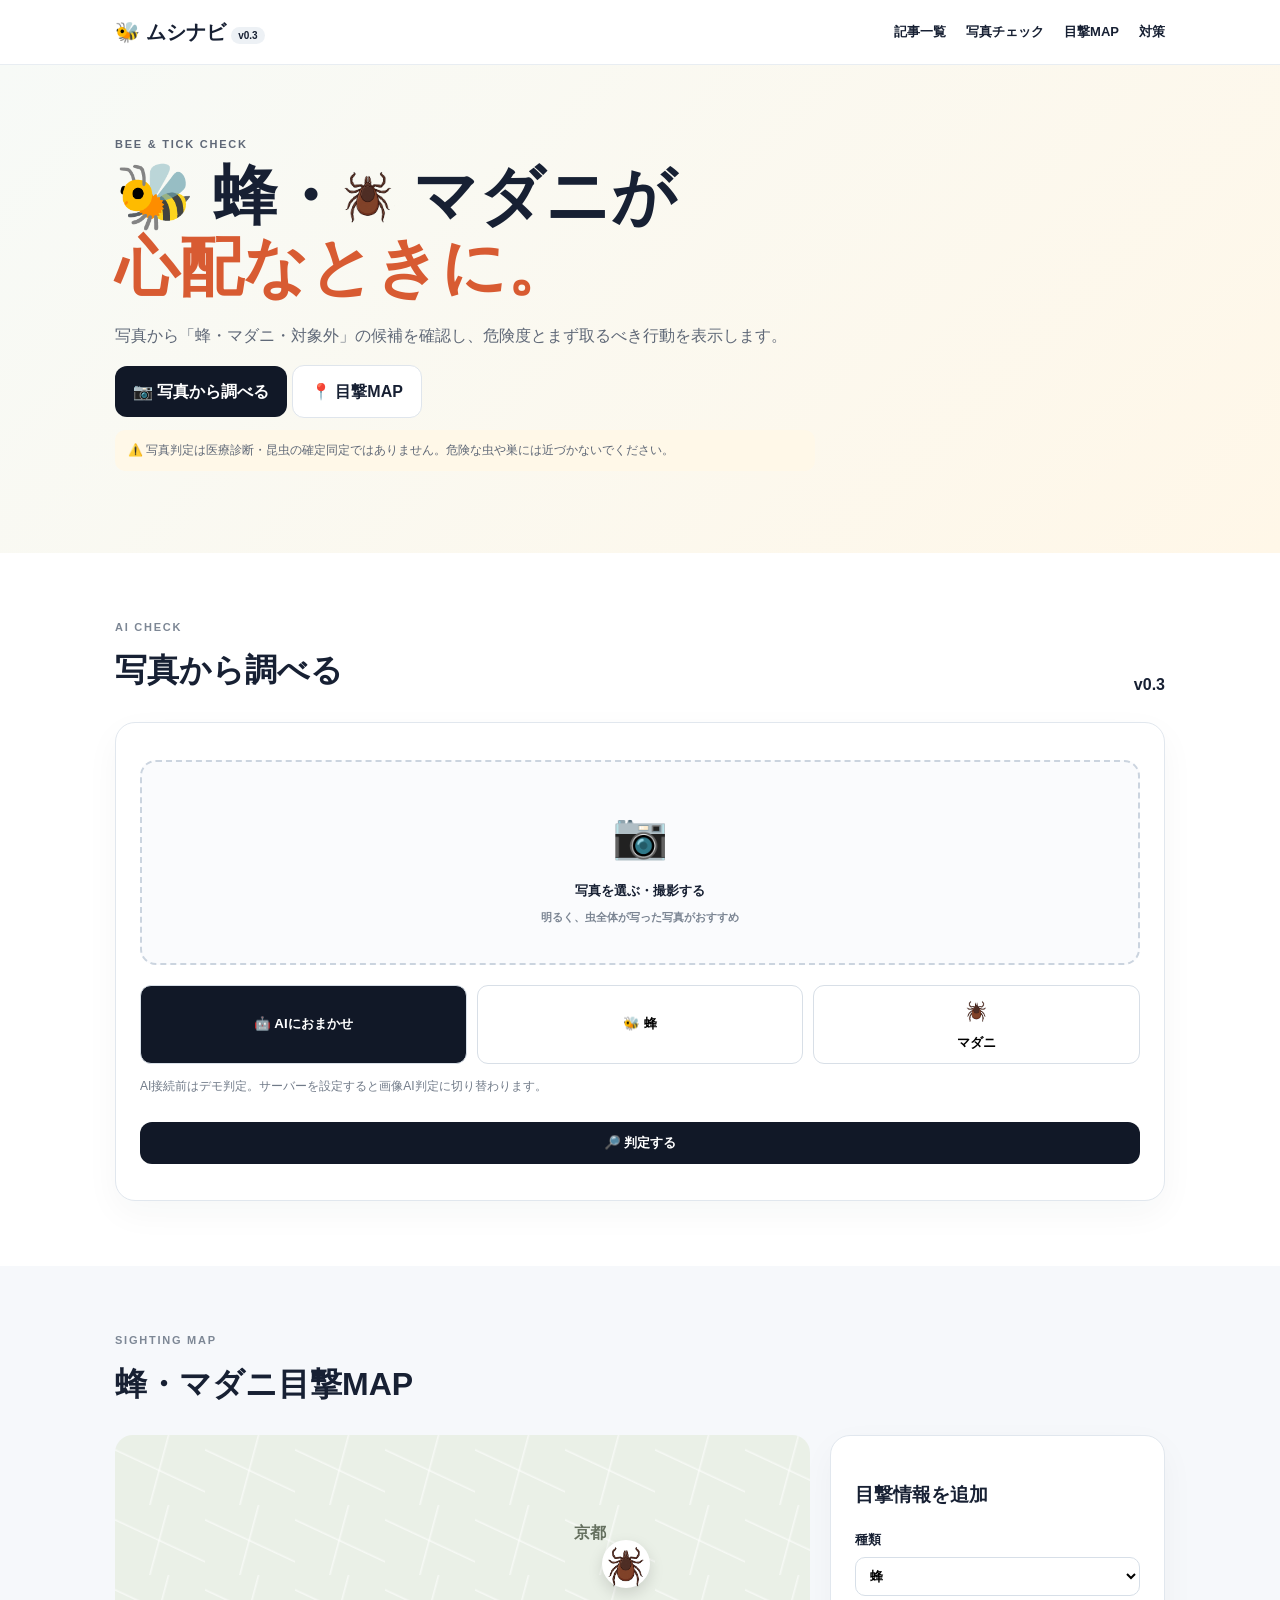
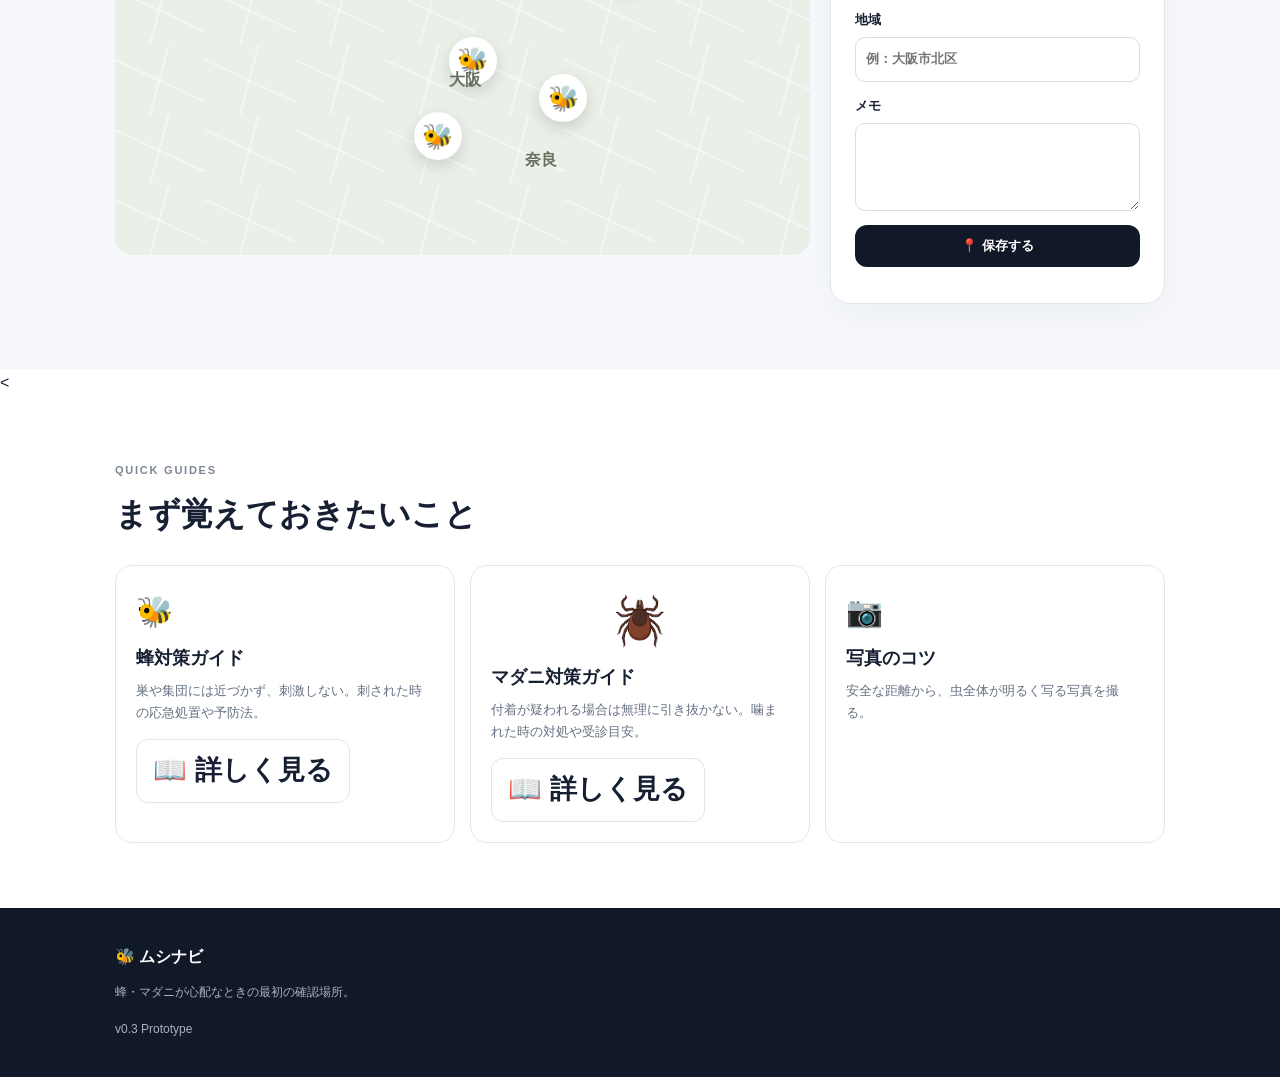
<file: index.html>
<!doctype html><html lang="ja"><head><meta charset="utf-8"><meta name="viewport" content="width=device-width,initial-scale=1"><title>ムシナビ v0.3 | 蜂・マダニ AIチェック</title><link rel="stylesheet" href="style.css"></head><body>
<header><div class="wrap nav"><a class="logo" href="#">🐝 ムシナビ <small>v0.3</small></a><nav><nav>
  <a href="articles.html">記事一覧</a> <!-- ★これを追加 -->
  <a href="#check">写真チェック</a>
  <a href="#map">目撃MAP</a>
  <a href="#guides">対策</a>
</nav></nav></div></header>
<section class="hero"><div class="wrap"><p class="eyebrow">BEE & TICK CHECK</p><h1>🐝 蜂・<img src="tick-icon.png" alt="マダニ" style="height: 1em; width: auto; vertical-align: -0.15em; display: inline-block;"> マダニが<br><span>心配なときに。</span></h1><p>写真から「蜂・マダニ・対象外」の候補を確認し、危険度とまず取るべき行動を表示します。</p><a class="btn primary" href="#check">📷 写真から調べる</a> <a class="btn white" href="#map">📍 目撃MAP</a><p class="safety">⚠️ 写真判定は医療診断・昆虫の確定同定ではありません。危険な虫や巣には近づかないでください。</p></div></section>
<section id="check" class="section"><div class="wrap"><div class="head"><div><p class="eyebrow">AI CHECK</p><h2>写真から調べる</h2></div><b>v0.3</b></div><div class="panel">
<label class="drop" for="photo"><input id="photo" type="file" accept="image/*" capture="environment"><span>📷</span><strong>写真を選ぶ・撮影する</strong><small>明るく、虫全体が写った写真がおすすめ</small></label>
<div id="previewBox" class="preview hidden"><img id="preview"><button id="clear" class="link">写真を削除</button></div>
<div class="choice"><button class="choice-btn active" data-target="unknown">🤖 AIにおまかせ</button><button class="choice-btn" data-target="bee">🐝 蜂</button><button class="choice-btn" data-target="tick"><img src="tick-icon.png" alt="マダニ" style="height: 2em; display: block; margin: 0 auto 10px;"> マダニ</button></div>
<p class="hint">AI接続前はデモ判定。サーバーを設定すると画像AI判定に切り替わります。</p><button id="analyze" class="btn primary full">🔎 判定する</button><p id="status" class="status"></p></div>
<div id="result" class="result hidden"><div class="resultTop"><div><p class="eyebrow">RESULT</p><h3 id="name">判定結果</h3></div><span id="risk" class="risk">--</span></div><div class="confidence"><span>推定の確からしさ</span><b id="score">--</b></div><div class="bar"><i id="bar"></i></div><div class="grid"><div><small>候補</small><b id="candidate">--</b></div><div><small>危険度</small><b id="riskText">--</b></div><div><small>まずやること</small><b id="action">--</b></div><div><small>注意</small><b id="caution">--</b></div></div><div id="medical" class="medical hidden">🩺 <b>マダニが疑われる場合</b><br>皮膚に付着している可能性がある場合は、無理に引き抜こうとせず、医療機関への相談を検討してください。</div></div></div></section>
<section id="map" class="section alt"><div class="wrap"><div class="head"><div><p class="eyebrow">SIGHTING MAP</p><h2>蜂・マダニ目撃MAP</h2></div></div><div class="mapLayout"><div class="map"><span class="m m1">🐝</span><span class="m m2">🐝</span><span class="m m3"><img src="tick-icon.png" alt="マダニ" style="height: 2em; display: block; margin: 0 auto 10px;"></span><span class="m m4">🐝</span><b class="city c1">大阪</b><b class="city c2">京都</b><b class="city c3">奈良</b></div><div class="panel"><h3>目撃情報を追加</h3><label>種類<select id="stype"><option>蜂</option><option>マダニ</option></select></label><label>地域<input id="area" placeholder="例：大阪市北区"></label><label>メモ<textarea id="note" rows="3"></textarea></label><button id="post" class="btn primary full">📍 保存する</button><p id="postStatus" class="status"></p></div></div></div></section>
<<section id="guides" class="section"><div class="wrap"><div class="head"><div><p class="eyebrow">QUICK GUIDES</p><h2>まず覚えておきたいこと</h2></div></div><div class="guides"><article>🐝<h3>蜂対策ガイド</h3><p>巣や集団には近づかず、刺激しない。刺された時の応急処置や予防法。</p><a class="btn white" href="guide-bee.html" style="margin-top:15px; display:inline-block; font-size:0.9em; padding:8px 16px;">📖 詳しく見る</a></article><article><img alt="マダニ" src="tick-icon.png" style="height: 2.2em; width: auto; display: block; margin: 0 auto 10px;"><h3>マダニ対策ガイド</h3><p>付着が疑われる場合は無理に引き抜かない。噛まれた時の対処や受診目安。</p><a class="btn white" href="guide-tick.html" style="margin-top:15px; display:inline-block; font-size:0.9em; padding:8px 16px;">📖 詳しく見る</a></article><article>📷<h3>写真のコツ</h3><p>安全な距離から、虫全体が明るく写る写真を撮る。</p></article></div></div></section>
<footer><div class="wrap"><b>🐝 ムシナビ</b><p>蜂・マダニが心配なときの最初の確認場所。</p><small>v0.3 Prototype</small></div></footer><script src="app.js"></script></body></html>
</file>
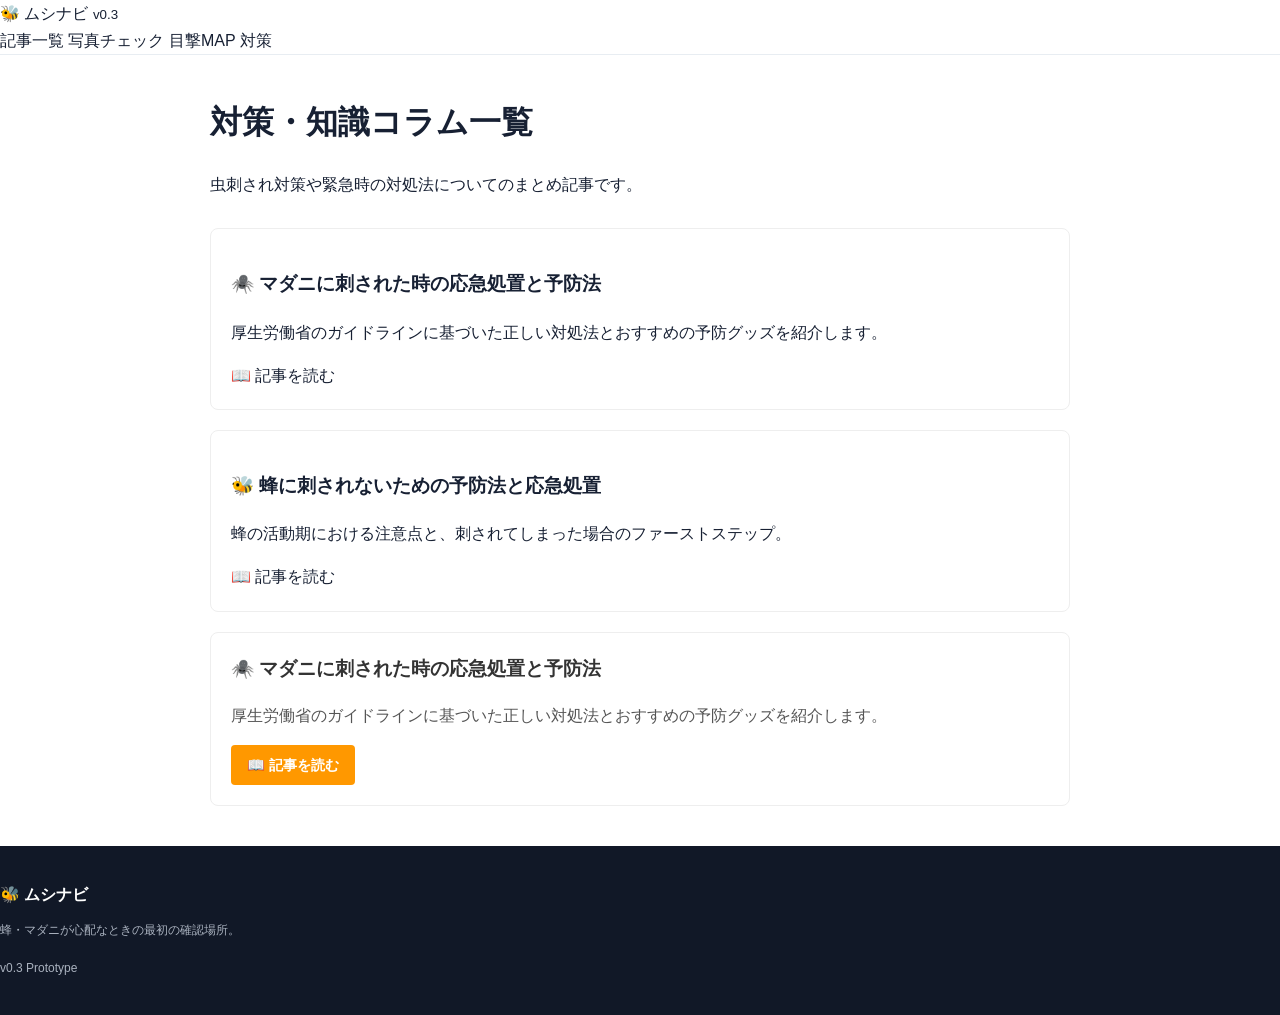
<file: articles.html.html>
<!DOCTYPE html>
<html lang="ja">
<head>
  <meta charset="UTF-8">
  <meta name="viewport" content="width=device-width, initial-scale=1.0">
  <title>記事一覧 | ムシナビ</title>
  <link rel="stylesheet" href="style.css"> <!-- ※お使いのCSSファイル名に変更してください -->
</head>
<body>

  <!-- ヘッダー（全ページ共通） -->
  <header>
    <div>
      <a href="index.html">🐝 ムシナビ <small>v0.3</small></a>
      <nav>
        <a href="articles.html">記事一覧</a>
        <a href="index.html#check">写真チェック</a>
        <a href="index.html#map">目撃MAP</a>
        <a href="index.html#guides">対策</a>
      </nav>
    </div>
  </header>

  <!-- メインコンテンツ -->
  <main style="max-width: 900px; margin: 40px auto; padding: 0 20px;">
    <h1>対策・知識コラム一覧</h1>
    <p>虫刺され対策や緊急時の対処法についてのまとめ記事です。</p>

    <div style="display: grid; gap: 20px; margin-top: 30px;">
      
      <!-- 記事カード 1 -->
      <article style="border: 1px solid #eee; padding: 20px; border-radius: 8px;">
        <h3>🕷️ マダニに刺された時の応急処置と予防法</h3>
        <p>厚生労働省のガイドラインに基づいた正しい対処法とおすすめの予防グッズを紹介します。</p>
        <a href="guide-tick.html">📖 記事を読む</a>
      </article>

      <!-- 記事カード 2 -->
      <article style="border: 1px solid #eee; padding: 20px; border-radius: 8px;">
        <h3>🐝 蜂に刺されないための予防法と応急処置</h3>
        <p>蜂の活動期における注意点と、刺されてしまった場合のファーストステップ。</p>
        <a href="guide-bee.html">📖 記事を読む</a>
      </article>

      <!-- 記事カード 3 -->
<article style="border: 1px solid #eee; padding: 20px; border-radius: 8px; background: #fff;">
  <h3 style="margin-top: 0; color: #333;">🕷️ マダニに刺された時の応急処置と予防法</h3>
  <p style="color: #555; line-height: 1.6;">厚生労働省のガイドラインに基づいた正しい対処法とおすすめの予防グッズを紹介します。</p>
  <a href="guide-tick.html" style="display: inline-block; background: #ff9800; color: #fff; padding: 8px 16px; border-radius: 4px; text-decoration: none; font-weight: bold; font-size: 0.9rem;">📖 記事を読む</a>
</article>
      <!-- 新しい記事を追加する場合はここ下に <article>... </article> を増やしていきます -->

    </div>
  </main>

  <footer>
    <div>
      <b>🐝 ムシナビ</b>
      <p>蜂・マダニが心配なときの最初の確認場所。</p>
      <small>v0.3 Prototype</small>
    </div>
  </footer>

</body>
</html>
</file>
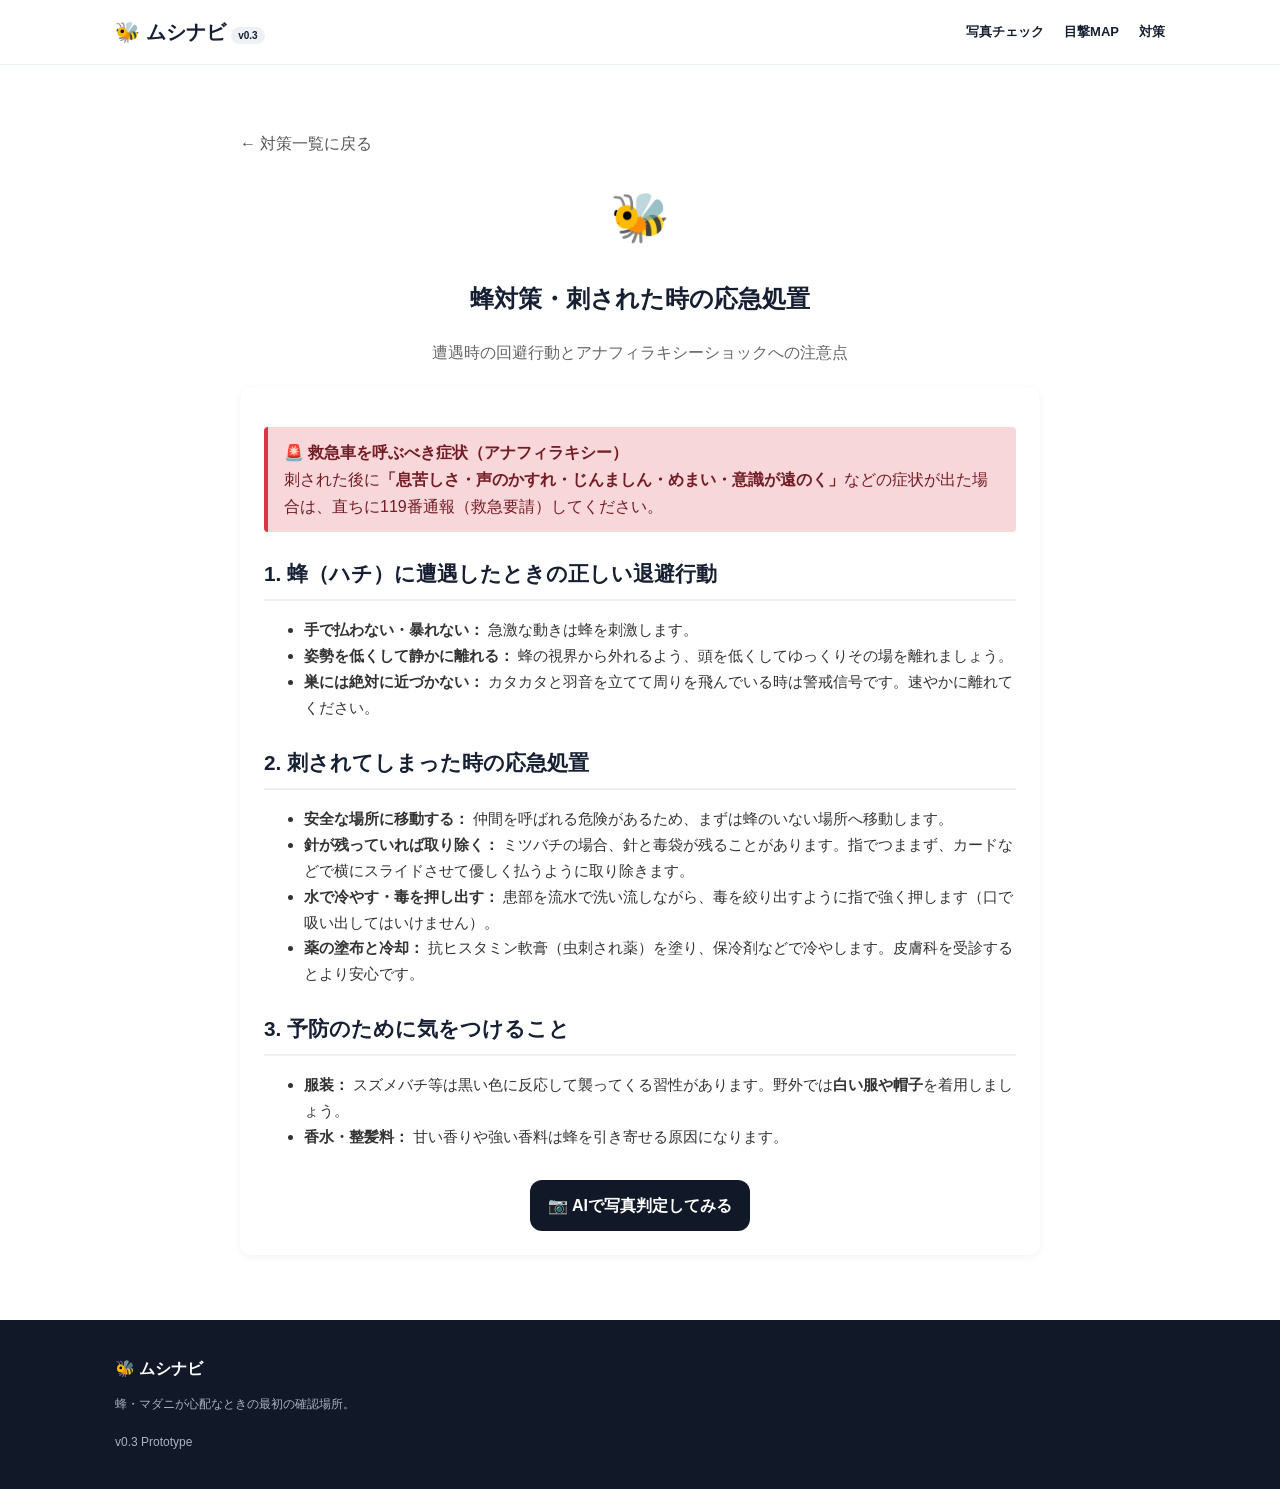
<file: guide-bee.html.html>
<!doctype html>
<html lang="ja">
<head>
  <meta charset="utf-8">
  <meta name="viewport" content="width=device-width,initial-scale=1">
  <title>蜂対策・刺された時の応急処置ガイド | ムシナビ</title>
  <link rel="stylesheet" href="style.css">
  <style>
    .article-body { background: #fff; padding: 24px; border-radius: 12px; margin-top: 20px; box-shadow: 0 2px 8px rgba(0,0,0,0.05); }
    .article-body h2 { font-size: 1.3em; border-bottom: 2px solid #eee; padding-bottom: 8px; margin-top: 24px; margin-bottom: 12px; }
    .article-body p, .article-body li { line-height: 1.7; font-size: 0.95em; color: #333; }
    .danger-box { background: #f8d7da; border-left: 4px solid #dc3545; padding: 12px 16px; margin: 16px 0; border-radius: 4px; color: #721c24; }
    .back-btn { margin-bottom: 20px; display: inline-block; color: #555; text-decoration: none; }
  </style>
</head>
<body>
<header>
  <div class="wrap nav">
    <a class="logo" href="index.html">🐝 ムシナビ <small>v0.3</small></a>
    <nav><a href="index.html#check">写真チェック</a><a href="index.html#map">目撃MAP</a><a href="index.html#guides">対策</a></nav>
  </div>
</header>

<section class="section">
  <div class="wrap" style="max-width: 800px;">
    <a href="index.html#guides" class="back-btn">← 対策一覧に戻る</a>
    <div style="text-align: center; margin-bottom: 20px;">
      <span style="font-size: 3em;">🐝</span>
      <h1>蜂対策・刺された時の応急処置</h1>
      <p style="color: #666;">遭遇時の回避行動とアナフィラキシーショックへの注意点</p>
    </div>

    <div class="article-body">
      <div class="danger-box">
        <strong>🚨 救急車を呼ぶべき症状（アナフィラキシー）</strong><br>
        刺された後に<b>「息苦しさ・声のかすれ・じんましん・めまい・意識が遠のく」</b>などの症状が出た場合は、直ちに119番通報（救急要請）してください。
      </div>

      <h2>1. 蜂（ハチ）に遭遇したときの正しい退避行動</h2>
      <ul>
        <li><b>手で払わない・暴れない：</b> 急激な動きは蜂を刺激します。</li>
        <li><b>姿勢を低くして静かに離れる：</b> 蜂の視界から外れるよう、頭を低くしてゆっくりその場を離れましょう。</li>
        <li><b>巣には絶対に近づかない：</b> カタカタと羽音を立てて周りを飛んでいる時は警戒信号です。速やかに離れてください。</li>
      </ul>

      <h2>2. 刺されてしまった時の応急処置</h2>
      <ul>
        <li><b>安全な場所に移動する：</b> 仲間を呼ばれる危険があるため、まずは蜂のいない場所へ移動します。</li>
        <li><b>針が残っていれば取り除く：</b> ミツバチの場合、針と毒袋が残ることがあります。指でつままず、カードなどで横にスライドさせて優しく払うように取り除きます。</li>
        <li><b>水で冷やす・毒を押し出す：</b> 患部を流水で洗い流しながら、毒を絞り出すように指で強く押します（口で吸い出してはいけません）。</li>
        <li><b>薬の塗布と冷却：</b> 抗ヒスタミン軟膏（虫刺され薬）を塗り、保冷剤などで冷やします。皮膚科を受診するとより安心です。</li>
      </ul>

      <h2>3. 予防のために気をつけること</h2>
      <ul>
        <li><b>服装：</b> スズメバチ等は黒い色に反応して襲ってくる習性があります。野外では<b>白い服や帽子</b>を着用しましょう。</li>
        <li><b>香水・整髪料：</b> 甘い香りや強い香料は蜂を引き寄せる原因になります。</li>
      </ul>

      <div style="margin-top: 30px; text-align: center;">
        <a href="index.html" class="btn primary">📷 AIで写真判定してみる</a>
      </div>
    </div>
  </div>
</section>

<footer>
  <div class="wrap">
    <b>🐝 ムシナビ</b>
    <p>蜂・マダニが心配なときの最初の確認場所。</p>
    <small>v0.3 Prototype</small>
  </div>
</footer>
</body>
</html>
</file>
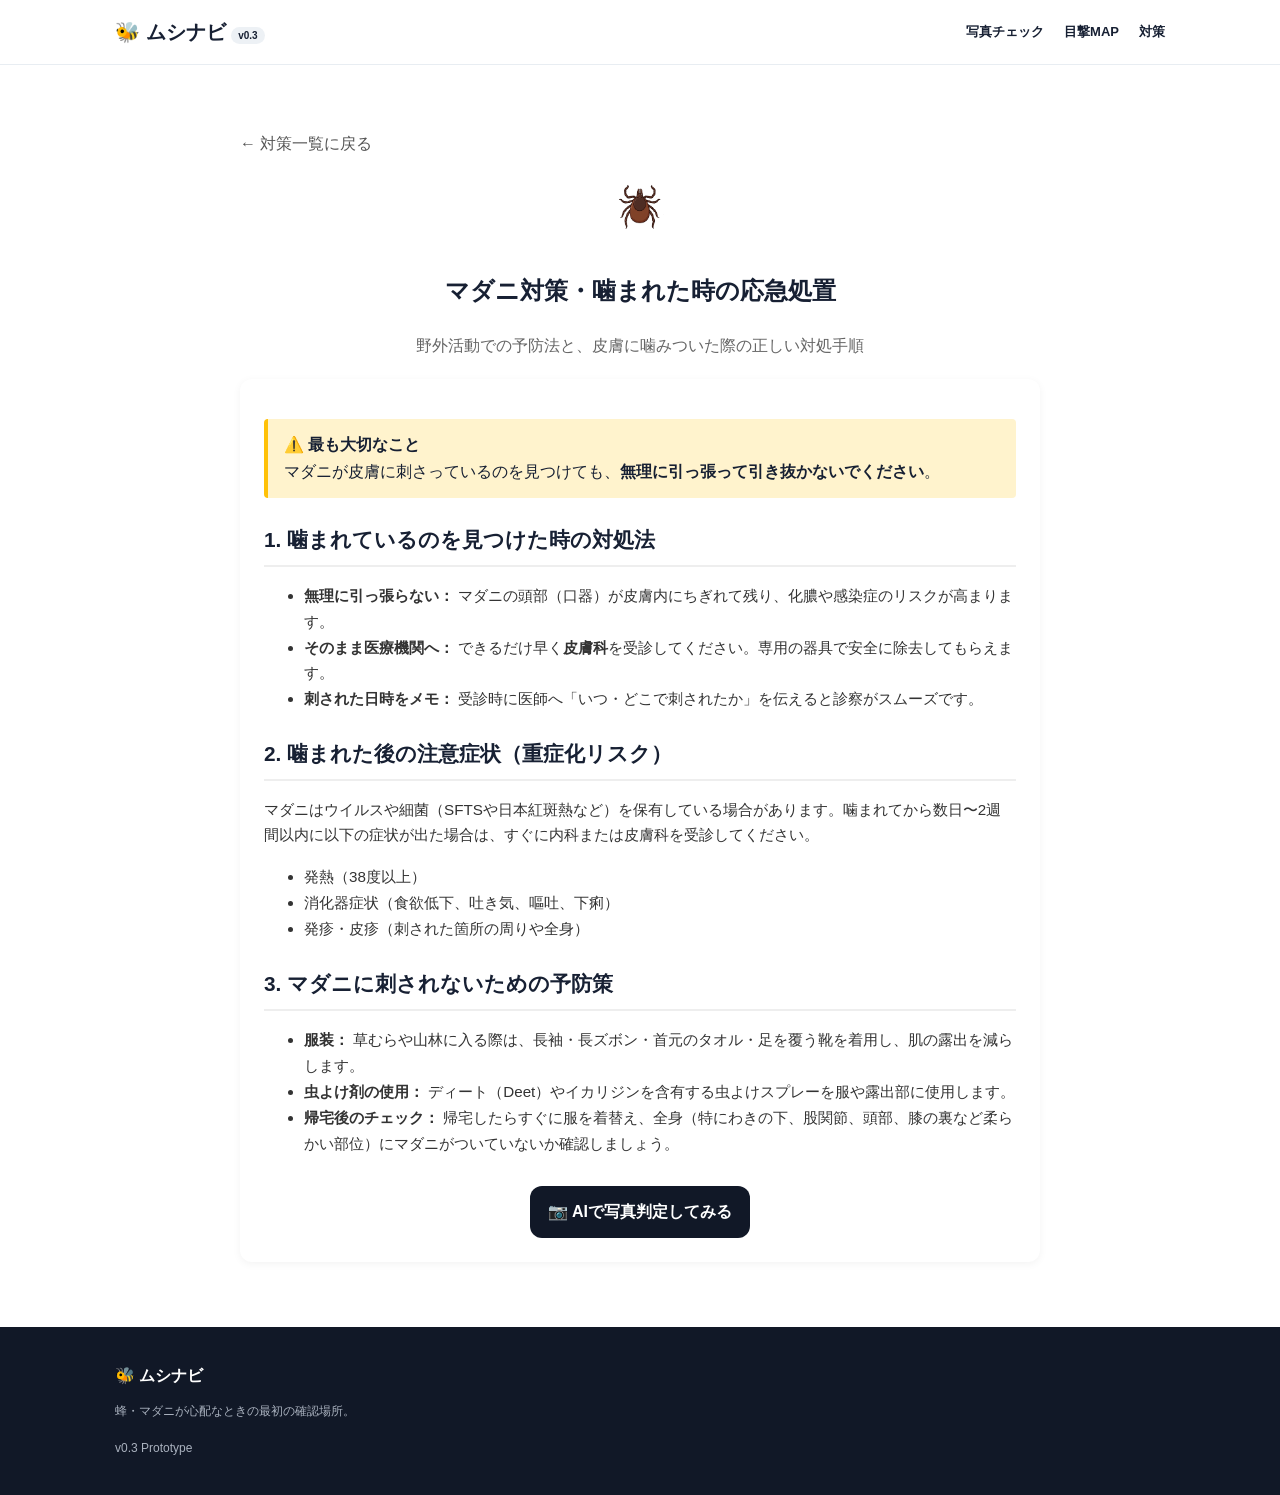
<file: guide-tick.html.html>
<!doctype html>
<html lang="ja">
<head>
  <meta charset="utf-8">
  <meta name="viewport" content="width=device-width,initial-scale=1">
  <title>マダニ対策・応急処置ガイド | ムシナビ</title>
  <link rel="stylesheet" href="style.css">
  <style>
    .article-body { background: #fff; padding: 24px; border-radius: 12px; margin-top: 20px; box-shadow: 0 2px 8px rgba(0,0,0,0.05); }
    .article-body h2 { font-size: 1.3em; border-bottom: 2px solid #eee; padding-bottom: 8px; margin-top: 24px; margin-bottom: 12px; }
    .article-body p, .article-body li { line-height: 1.7; font-size: 0.95em; color: #333; }
    .warning-box { background: #fff3cd; border-left: 4px solid #ffc107; padding: 12px 16px; margin: 16px 0; border-radius: 4px; }
    .back-btn { margin-bottom: 20px; display: inline-block; color: #555; text-decoration: none; }
  </style>
</head>
<body>
<header>
  <div class="wrap nav">
    <a class="logo" href="index.html">🐝 ムシナビ <small>v0.3</small></a>
    <nav><a href="index.html#check">写真チェック</a><a href="index.html#map">目撃MAP</a><a href="index.html#guides">対策</a></nav>
  </div>
</header>

<section class="section">
  <div class="wrap" style="max-width: 800px;">
    <a href="index.html#guides" class="back-btn">← 対策一覧に戻る</a>
    <div style="text-align: center; margin-bottom: 20px;">
      <img alt="マダニ" src="tick-icon.png" style="height: 3.5em; width: auto; margin-bottom: 10px;">
      <h1>マダニ対策・噛まれた時の応急処置</h1>
      <p style="color: #666;">野外活動での予防法と、皮膚に噛みついた際の正しい対処手順</p>
    </div>

    <div class="article-body">
      <div class="warning-box">
        <strong>⚠️ 最も大切なこと</strong><br>
        マダニが皮膚に刺さっているのを見つけても、<b>無理に引っ張って引き抜かないでください</b>。
      </div>

      <h2>1. 噛まれているのを見つけた時の対処法</h2>
      <ul>
        <li><b>無理に引っ張らない：</b> マダニの頭部（口器）が皮膚内にちぎれて残り、化膿や感染症のリスクが高まります。</li>
        <li><b>そのまま医療機関へ：</b> できるだけ早く<b>皮膚科</b>を受診してください。専用の器具で安全に除去してもらえます。</li>
        <li><b>刺された日時をメモ：</b> 受診時に医師へ「いつ・どこで刺されたか」を伝えると診察がスムーズです。</li>
      </ul>

      <h2>2. 噛まれた後の注意症状（重症化リスク）</h2>
      <p>マダニはウイルスや細菌（SFTSや日本紅斑熱など）を保有している場合があります。噛まれてから数日〜2週間以内に以下の症状が出た場合は、すぐに内科または皮膚科を受診してください。</p>
      <ul>
        <li>発熱（38度以上）</li>
        <li>消化器症状（食欲低下、吐き気、嘔吐、下痢）</li>
        <li>発疹・皮疹（刺された箇所の周りや全身）</li>
      </ul>

      <h2>3. マダニに刺されないための予防策</h2>
      <ul>
        <li><b>服装：</b> 草むらや山林に入る際は、長袖・長ズボン・首元のタオル・足を覆う靴を着用し、肌の露出を減らします。</li>
        <li><b>虫よけ剤の使用：</b> ディート（Deet）やイカリジンを含有する虫よけスプレーを服や露出部に使用します。</li>
        <li><b>帰宅後のチェック：</b> 帰宅したらすぐに服を着替え、全身（特にわきの下、股関節、頭部、膝の裏など柔らかい部位）にマダニがついていないか確認しましょう。</li>
      </ul>

      <div style="margin-top: 30px; text-align: center;">
        <a href="index.html" class="btn primary">📷 AIで写真判定してみる</a>
      </div>
    </div>
  </div>
</section>

<footer>
  <div class="wrap">
    <b>🐝 ムシナビ</b>
    <p>蜂・マダニが心配なときの最初の確認場所。</p>
    <small>v0.3 Prototype</small>
  </div>
</footer>
</body>
</html>
</file>
<file: style.css>
*{box-sizing:border-box}html{scroll-behavior:smooth}body{margin:0;font-family:-apple-system,BlinkMacSystemFont,"Noto Sans JP",Meiryo,sans-serif;color:#172033;line-height:1.7}a{text-decoration:none;color:inherit}.wrap{width:min(1050px,92%);margin:auto}header{position:sticky;top:0;z-index:10;background:#fffc;border-bottom:1px solid #e8edf2;backdrop-filter:blur(10px)}.nav{height:64px;display:flex;align-items:center;justify-content:space-between}.logo{font-size:20px;font-weight:900}.logo small{font-size:10px;background:#edf1f5;padding:3px 7px;border-radius:99px}.nav nav{display:flex;gap:20px;font-size:13px;font-weight:800}.hero{padding:70px 0;background:linear-gradient(135deg,#f7faf7,#fff7e8)}.hero h1{font-size:clamp(38px,6vw,64px);line-height:1.12;margin:0 0 18px}.hero h1 span{color:#d85b32}.hero p{max-width:700px;color:#5f6877}.eyebrow{font-size:11px;letter-spacing:.16em;font-weight:900;color:#7d8795;margin:0 0 7px}.btn{display:inline-flex;border:0;border-radius:12px;padding:12px 18px;font-weight:900;cursor:pointer;justify-content:center;align-items:center}.primary{background:#111827;color:white}.white{background:white;border:1px solid #dfe5ec}.safety{font-size:12px;background:#fff8e8;padding:10px 13px;border-radius:10px}.section{padding:65px 0}.alt{background:#f6f8fb}.head{display:flex;justify-content:space-between;align-items:end;margin-bottom:24px}.head h2{margin:0;font-size:32px}.panel,.result{background:white;border:1px solid #e1e7ee;border-radius:20px;padding:24px;box-shadow:0 12px 35px #1c2b3f0a}.drop{height:205px;border:2px dashed #cbd4df;border-radius:16px;background:#fafbfd;display:flex;flex-direction:column;align-items:center;justify-content:center;cursor:pointer}.drop input{display:none}.drop span{font-size:45px}.drop small{color:#7a8492}.preview{text-align:center;margin-top:14px}.preview img{max-width:100%;max-height:320px;border-radius:14px}.link{border:0;background:none;color:#a44837;cursor:pointer}.hidden{display:none!important}.choice{display:grid;grid-template-columns:repeat(3,1fr);gap:10px;margin-top:20px}.choice-btn{padding:11px;border:1px solid #d8dfe7;background:white;border-radius:11px;font-weight:800}.choice-btn.active{background:#111827;color:white}.hint,.status{font-size:12px;color:#707a88}.full{width:100%;margin-top:14px}.result{margin-top:18px}.resultTop{display:flex;justify-content:space-between;align-items:center}.result h3{font-size:28px;margin:0}.risk{font-size:12px;font-weight:900;border-radius:99px;padding:6px 12px;background:#fff0d8;color:#975b00}.risk.danger{background:#ffe0df;color:#a42e29}.confidence{display:flex;justify-content:space-between;font-size:12px;color:#687383;margin-top:16px}.bar{height:8px;background:#edf0f4;border-radius:99px;overflow:hidden}.bar i{display:block;height:100%;width:0;background:#111827}.grid{display:grid;grid-template-columns:repeat(2,1fr);gap:12px;margin-top:18px}.grid>div{background:#f7f9fb;padding:15px;border-radius:13px}.grid small{display:block;color:#707a88}.grid b{display:block}.medical{margin-top:15px;background:#fff2ed;border-radius:12px;padding:13px;font-size:12px}.mapLayout{display:grid;grid-template-columns:1.35fr .65fr;gap:20px}.map{height:420px;border-radius:18px;background:#eaf0e7;position:relative;background-image:linear-gradient(25deg,transparent 48%,#fff9 49%,transparent 51%),linear-gradient(105deg,transparent 48%,#fff9 49%,transparent 51%);background-size:90px 70px}.m{position:absolute;width:48px;height:48px;background:white;border-radius:50%;display:grid;place-items:center;font-size:25px;box-shadow:0 6px 15px #0002}.m1{left:48%;top:48%}.m2{left:61%;top:57%}.m3{left:70%;top:25%}.m4{left:43%;top:66%}.city{position:absolute;color:#65705f}.c1{left:48%;top:55%}.c2{left:66%;top:20%}.c3{left:59%;top:74%}.panel label{display:flex;flex-direction:column;gap:6px;font-size:13px;font-weight:800;margin-top:13px}.panel select,.panel input,.panel textarea{font:inherit;border:1px solid #d7dfe8;border-radius:10px;padding:10px;background:white}.guides{display:grid;grid-template-columns:repeat(3,1fr);gap:15px}.guides article{border:1px solid #e1e7ee;border-radius:17px;padding:20px;font-size:30px}.guides h3{font-size:18px;margin:6px 0}.guides p{font-size:13px;color:#657081;margin:0}footer{background:#111827;color:white;padding:35px 0}footer p,footer small{font-size:12px;color:#aab2bf}@media(max-width:760px){.nav nav{display:none}.choice,.grid,.mapLayout,.guides{grid-template-columns:1fr}.map{height:330px}}
</file>
